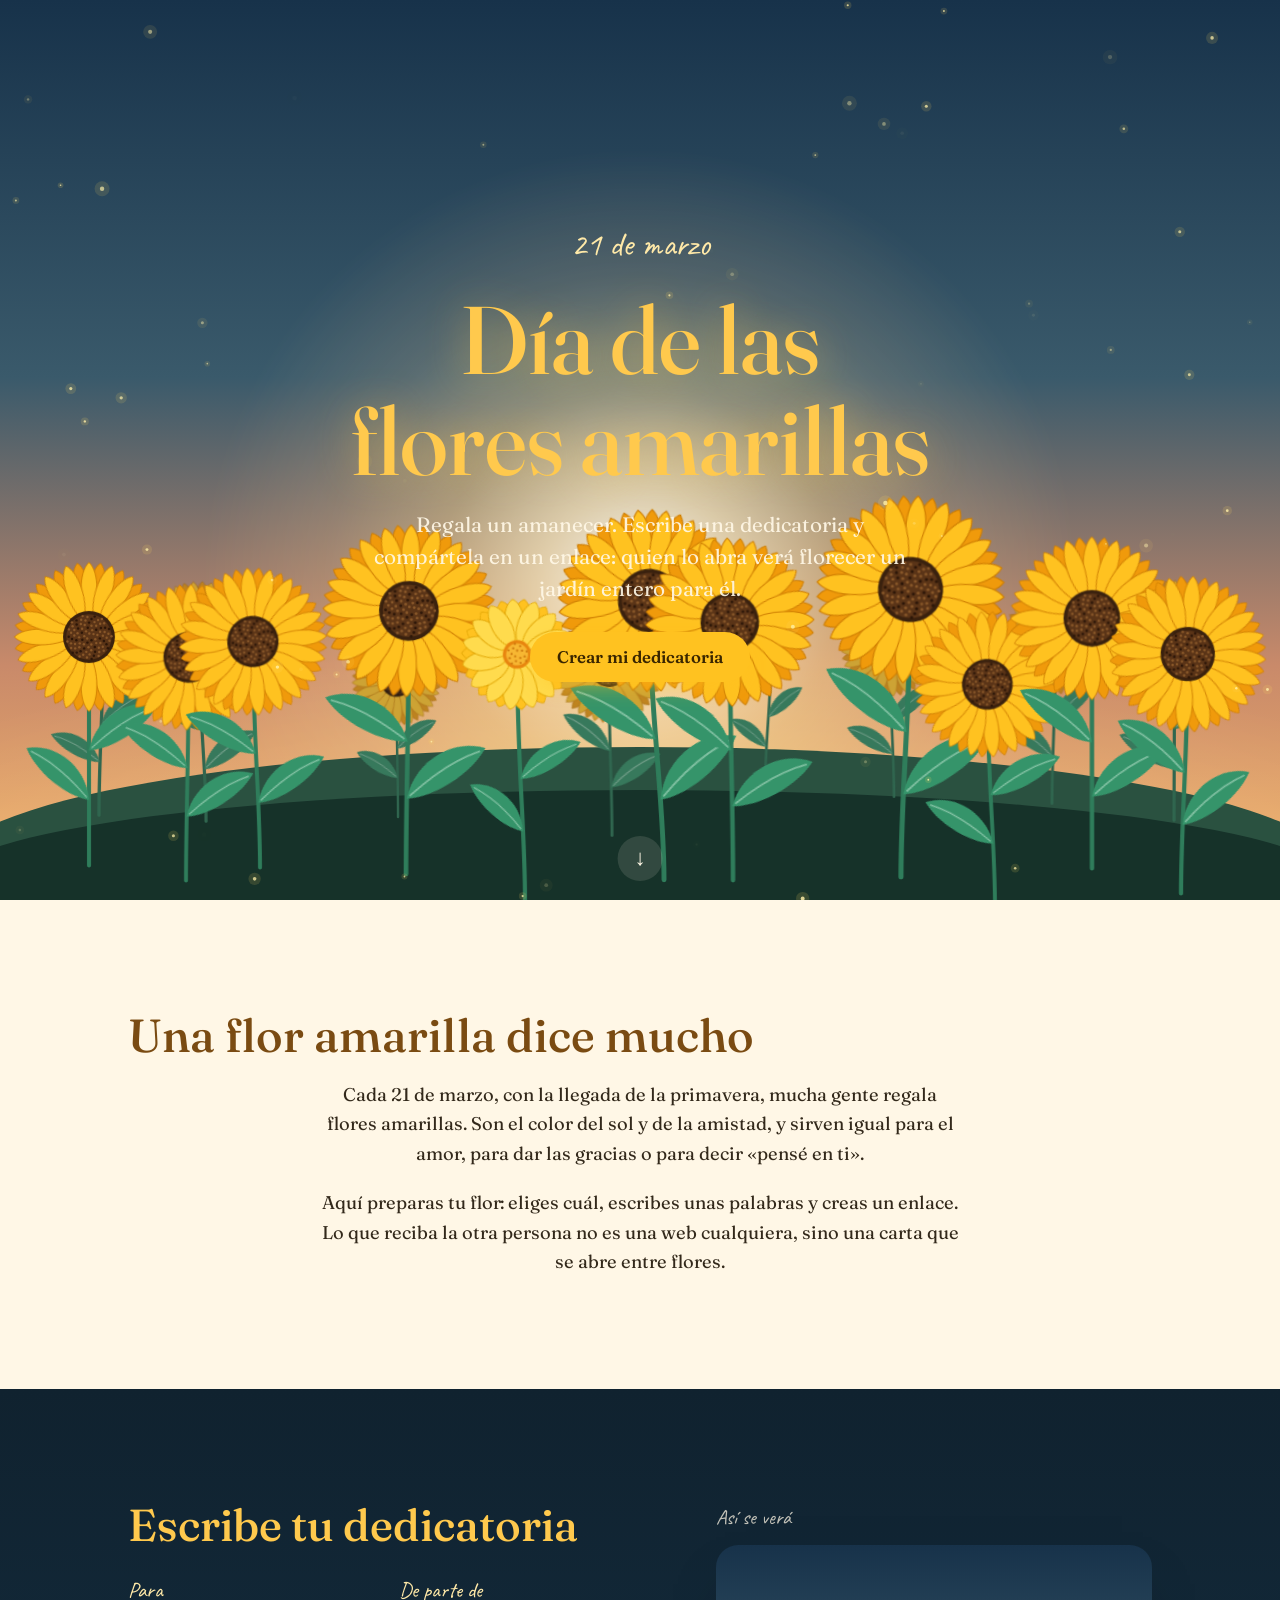
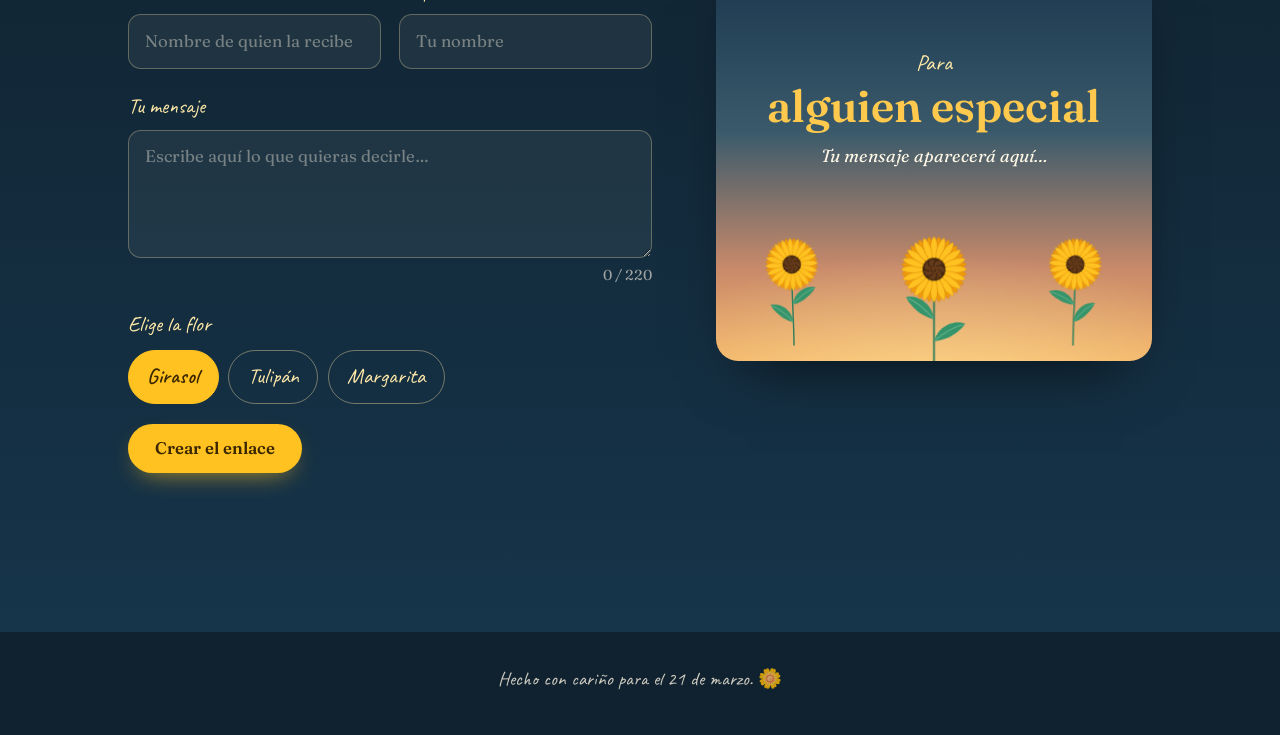
<file: index.html>
<!DOCTYPE html>
<html lang="es">
<head>
  <meta charset="UTF-8">
  <meta name="viewport" content="width=device-width, initial-scale=1, viewport-fit=cover">
  <title>Día de las flores amarillas · 21 de marzo</title>
  <meta name="description" content="Crea una dedicatoria de flores amarillas y regálala con un enlace el 21 de marzo.">
  <meta name="theme-color" content="#12283C">
  <link rel="icon" href="data:image/svg+xml,%3Csvg xmlns='http://www.w3.org/2000/svg' viewBox='0 0 100 100'%3E%3Ctext y='.9em' font-size='90'%3E🌼%3C/text%3E%3C/svg%3E">

  <meta property="og:type" content="website">
  <meta property="og:title" content="Día de las flores amarillas">
  <meta property="og:description" content="Crea una dedicatoria de flores amarillas y regálala con un enlace.">

  <link rel="preconnect" href="https://fonts.googleapis.com">
  <link rel="preconnect" href="https://fonts.gstatic.com" crossorigin>
  <link href="https://fonts.googleapis.com/css2?family=Caveat:wght@500;600;700&family=Fraunces:ital,opsz,wght@0,9..144,400..700;1,9..144,400..600&display=swap" rel="stylesheet">

  <link rel="stylesheet" href="style.css">
  <script src="flores.js" defer></script>
  <script src="index.js" defer></script>
</head>
<body class="pagina-inicio">

  <!-- ===== Portada ===== -->
  <header class="escena escena--inicio">
    <div class="cielo cielo--calido" aria-hidden="true"></div>
    <div class="resplandor" aria-hidden="true"></div>
    <div class="sol" aria-hidden="true"></div>
    <div class="suelo" aria-hidden="true"></div>
    <div class="prado" id="prado-inicio" aria-hidden="true"></div>
    <canvas class="polen" id="polen" aria-hidden="true"></canvas>

    <div class="portada">
      <p class="portada__fecha">21 de marzo</p>
      <h1 class="portada__titulo">Día de las<br>flores amarillas</h1>
      <p class="portada__bajada">Regala un amanecer. Escribe una dedicatoria y compártela en un enlace: quien lo abra verá florecer un jardín entero para él.</p>
      <a class="boton" href="#componer">Crear mi dedicatoria</a>
    </div>
    <a class="bajar" href="#componer" aria-label="Ir a crear la dedicatoria">↓</a>
  </header>

  <main>
    <!-- ===== Qué es este día ===== -->
    <section class="intro" id="intro" aria-labelledby="t-intro">
      <div class="ancho">
        <h2 id="t-intro">Una flor amarilla dice mucho</h2>
        <p>Cada 21 de marzo, con la llegada de la primavera, mucha gente regala flores amarillas. Son el color del sol y de la amistad, y sirven igual para el amor, para dar las gracias o para decir «pensé en ti».</p>
        <p>Aquí preparas tu flor: eliges cuál, escribes unas palabras y creas un enlace. Lo que reciba la otra persona no es una web cualquiera, sino una carta que se abre entre flores.</p>
      </div>
    </section>

    <!-- ===== Componer ===== -->
    <section class="componer" id="componer" aria-labelledby="t-componer">
      <div class="ancho componer__reja">
        <div class="componer__form">
          <h2 id="t-componer">Escribe tu dedicatoria</h2>

          <form id="form" novalidate>
            <div class="fila">
              <p class="campo">
                <label for="para">Para</label>
                <input id="para" name="para" type="text" maxlength="40" autocomplete="off" placeholder="Nombre de quien la recibe">
              </p>
              <p class="campo">
                <label for="de">De parte de</label>
                <input id="de" name="de" type="text" maxlength="40" autocomplete="off" placeholder="Tu nombre">
              </p>
            </div>

            <p class="campo">
              <label for="msg">Tu mensaje</label>
              <textarea id="msg" name="msg" maxlength="220" placeholder="Escribe aquí lo que quieras decirle…"></textarea>
              <span class="contador" id="contador">0 / 220</span>
            </p>

            <fieldset class="campo">
              <legend>Elige la flor</legend>
              <div class="flores-op" id="flores-op">
                <label class="flor-op"><input type="radio" name="flor" value="girasol" checked><span>Girasol</span></label>
                <label class="flor-op"><input type="radio" name="flor" value="tulipan"><span>Tulipán</span></label>
                <label class="flor-op"><input type="radio" name="flor" value="margarita"><span>Margarita</span></label>
              </div>
            </fieldset>

            <button class="boton" type="submit">Crear el enlace</button>
            <p class="estado" id="estado" role="status"></p>
          </form>

          <div class="resultado" id="resultado" hidden>
            <label for="enlace">Tu enlace, listo para regalar</label>
            <input id="enlace" type="text" readonly>
            <div class="resultado__acciones">
              <button class="boton" type="button" id="copiar">Copiar enlace</button>
              <a class="boton boton--suave" id="abrir-regalo" href="#" target="_blank" rel="noopener">Ver el regalo</a>
              <button class="boton boton--suave" type="button" id="compartir" hidden>Compartir</button>
            </div>
          </div>
        </div>

        <!-- Vista previa en vivo -->
        <div class="componer__vista">
          <p class="vista__etiqueta">Así se verá</p>
          <div class="tarjeta" id="tarjeta">
            <div class="tarjeta__prado" id="tarjeta-prado" aria-hidden="true"></div>
            <div class="tarjeta__texto">
              <p class="tarjeta__para" id="pv-para">Para</p>
              <p class="tarjeta__nombre" id="pv-nombre">alguien especial</p>
              <p class="tarjeta__mensaje" id="pv-mensaje">Tu mensaje aparecerá aquí…</p>
              <p class="tarjeta__de" id="pv-de" hidden></p>
            </div>
          </div>
        </div>
      </div>
    </section>
  </main>

  <footer class="pie">
    <p>Hecho con cariño para el 21 de marzo. 🌼</p>
  </footer>

</body>
</html>
</file>
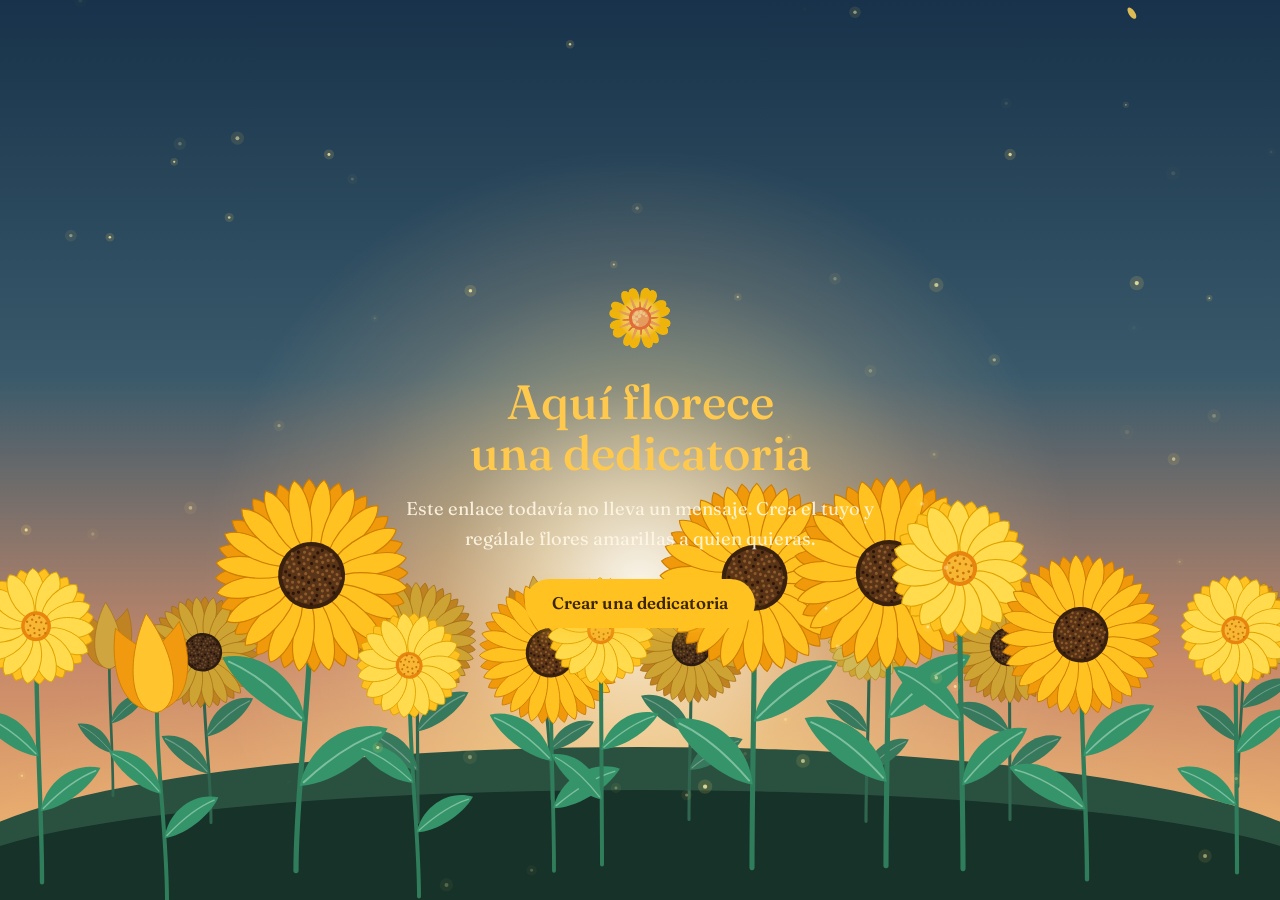
<file: dedicatoria.html>
<!DOCTYPE html>
<html lang="es">
<head>
  <meta charset="UTF-8">
  <meta name="viewport" content="width=device-width, initial-scale=1, viewport-fit=cover">
  <title>Una dedicatoria de flores amarillas</title>
  <meta name="description" content="Un regalo de flores amarillas para el 21 de marzo.">
  <meta name="theme-color" content="#12283C">
  <meta name="robots" content="noindex">
  <link rel="icon" href="data:image/svg+xml,%3Csvg xmlns='http://www.w3.org/2000/svg' viewBox='0 0 100 100'%3E%3Ctext y='.9em' font-size='90'%3E🌼%3C/text%3E%3C/svg%3E">

  <link rel="preconnect" href="https://fonts.googleapis.com">
  <link rel="preconnect" href="https://fonts.gstatic.com" crossorigin>
  <link href="https://fonts.googleapis.com/css2?family=Caveat:wght@500;600;700&family=Fraunces:ital,opsz,wght@0,9..144,400..700;1,9..144,400..600&display=swap" rel="stylesheet">

  <link rel="stylesheet" href="style.css">
  <script src="flores.js" defer></script>
  <script src="dedicatoria.js" defer></script>
</head>
<body class="pagina-dedicatoria">

  <main class="escena" id="escena">
    <!-- Cielo en capas: antes del amanecer + amanecer cálido -->
    <div class="cielo" aria-hidden="true"></div>
    <div class="cielo cielo--calido" aria-hidden="true"></div>
    <div class="estrellas" id="estrellas" aria-hidden="true"></div>
    <div class="resplandor" aria-hidden="true"></div>
    <div class="sol" aria-hidden="true"></div>
    <div class="suelo" aria-hidden="true"></div>

    <!-- Prado (lo siembra flores.js) -->
    <div class="prado" id="prado" aria-hidden="true"></div>
    <canvas class="polen" id="polen" aria-hidden="true"></canvas>

    <!-- 1) El regalo cerrado -->
    <div class="sobre" id="sobre">
      <p class="sobre__linea">Un regalo de flores amarillas para</p>
      <p class="sobre__nombre" id="sobre-nombre"></p>
      <button class="boton boton--abrir" type="button" id="abrir">
        <span class="boton__flor" aria-hidden="true">🌼</span>
        Abrir el regalo
      </button>
      <p class="sobre__pista">21 de marzo · Día de las flores amarillas</p>
    </div>

    <!-- 2) La dedicatoria (aparece al abrir) -->
    <article class="carta" id="carta" hidden>
      <p class="carta__para" id="carta-para">Para</p>
      <h1 class="carta__nombre" id="carta-nombre"></h1>

      <div class="carta__sello" aria-hidden="true">
        <svg viewBox="0 0 120 24" width="120" height="24">
          <line x1="4" y1="12" x2="46" y2="12"></line>
          <path d="M60 4 C 66 8, 66 16, 60 20 C 54 16, 54 8, 60 4Z" class="sello-petalo"></path>
          <path d="M60 4 C 54 8, 54 16, 60 20 C 66 16, 66 8, 60 4Z" class="sello-petalo" transform="rotate(90 60 12)"></path>
          <circle cx="60" cy="12" r="3" class="sello-centro"></circle>
          <line x1="74" y1="12" x2="116" y2="12"></line>
        </svg>
      </div>

      <p class="carta__mensaje" id="carta-mensaje"></p>

      <p class="carta__firma" id="carta-firma" hidden>
        <span class="carta__firma-etiqueta">con cariño,</span>
        <span class="carta__firma-nombre" id="carta-de"></span>
      </p>
    </article>

    <!-- 3) Si el enlace llega vacío -->
    <div class="vacio" id="vacio" hidden>
      <p class="vacio__flor" aria-hidden="true">🌼</p>
      <h1>Aquí florece una dedicatoria</h1>
      <p>Este enlace todavía no lleva un mensaje. Crea el tuyo y regálale flores amarillas a quien quieras.</p>
      <a class="boton" href="index.html">Crear una dedicatoria</a>
    </div>

    <!-- Enlace discreto para crear la propia (aparece al abrir) -->
    <a class="crear-tuya" id="crear-tuya" href="index.html" hidden>Crear tu propia dedicatoria</a>
  </main>

</body>
</html>
</file>
<file: style.css>
/* =====================================================
   Día de las flores amarillas
   Amanecer sobre un prado. Amarillo, oro y verde.
   ===================================================== */
:root {
  /* cielo antes del amanecer */
  --noche-1: #0F2233;
  --noche-2: #1B3A4B;
  --noche-3: #2E4A56;
  /* amanecer cálido */
  --alba-1: #17324A;
  --alba-2: #3A5A6B;
  --alba-3: #C98A6A;
  --alba-4: #F3B267;
  /* luz */
  --oro: #FFC94D;
  --girasol: #FFC220;
  --mantequilla: #FFE9A8;
  --crema: #FFF7E6;
  /* follaje */
  --hoja-oscura: #1C5A46;
  --hoja: #35946A;
  --tallo: #2F7D5B;
  --pradera-1: #2A5140;
  --pradera-2: #163229;

  --serif: 'Fraunces', Georgia, 'Times New Roman', serif;
  --mano: 'Caveat', 'Segoe Script', cursive;
}

*, *::before, *::after { box-sizing: border-box; }
[hidden] { display: none !important; }

@media (prefers-reduced-motion: no-preference) {
  html { scroll-behavior: smooth; }
}

body {
  margin: 0;
  font-family: var(--serif);
  font-optical-sizing: auto;
  font-size: 1.15rem;
  line-height: 1.6;
  color: var(--crema);
  background: var(--noche-1);
  -webkit-font-smoothing: antialiased;
  text-rendering: optimizeLegibility;
}

h1, h2, h3 { font-weight: 500; line-height: 1.05; text-wrap: balance; margin: 0; }

/* ---------- Botones ---------- */
.boton {
  display: inline-flex;
  align-items: center;
  justify-content: center;
  gap: .5rem;
  min-height: 3.1rem;
  padding: .75rem 1.7rem;
  border: 0;
  border-radius: 999px;
  background: var(--girasol);
  color: #3A2600;
  font: 600 1.05rem/1 var(--serif);
  text-decoration: none;
  cursor: pointer;
  transition: transform .18s ease, background-color .18s ease, box-shadow .18s ease;
  box-shadow: 0 10px 26px -12px rgba(255, 194, 32, .8);
}
.boton:hover { background: var(--mantequilla); transform: translateY(-2px); }
.boton:active { transform: translateY(0); }
.boton:focus-visible { outline: 3px solid var(--mantequilla); outline-offset: 3px; }

.boton--suave {
  background: transparent;
  color: var(--mantequilla);
  box-shadow: inset 0 0 0 1.5px rgba(255, 233, 168, .55);
}
.boton--suave:hover { background: rgba(255, 233, 168, .14); }

/* =====================================================
   ESCENA (cielo + amanecer) — común a las dos páginas
   ===================================================== */
.escena {
  position: relative;
  isolation: isolate;
  overflow: hidden;
  min-height: 100svh;
  display: grid;
  place-items: center;
  padding:
    calc(env(safe-area-inset-top, 0px) + 2rem) 1.25rem
    calc(env(safe-area-inset-bottom, 0px) + 2rem);
  text-align: center;
}

/* Cielos superpuestos (se funde el cálido encima del nocturno) */
.cielo {
  position: absolute; inset: 0; z-index: 0;
  background: linear-gradient(180deg, var(--noche-1) 0%, var(--noche-2) 52%, var(--noche-3) 100%);
}
.cielo--calido {
  background: linear-gradient(180deg, var(--alba-1) 0%, var(--alba-2) 42%, var(--alba-3) 74%, var(--alba-4) 100%);
  opacity: 0;
  transition: opacity 2.8s ease;
}

/* Estrellas tenues que se apagan al amanecer */
.estrellas {
  position: absolute; inset: 0; z-index: 0;
  background-image:
    radial-gradient(1.5px 1.5px at 12% 18%, rgba(255,255,255,.8), transparent),
    radial-gradient(1.5px 1.5px at 28% 32%, rgba(255,255,255,.6), transparent),
    radial-gradient(1px 1px at 44% 14%, rgba(255,255,255,.7), transparent),
    radial-gradient(1.5px 1.5px at 63% 26%, rgba(255,255,255,.6), transparent),
    radial-gradient(1px 1px at 78% 12%, rgba(255,255,255,.7), transparent),
    radial-gradient(1.5px 1.5px at 88% 30%, rgba(255,255,255,.6), transparent),
    radial-gradient(1px 1px at 52% 40%, rgba(255,255,255,.5), transparent);
  opacity: .9;
  transition: opacity 2s ease;
}

/* Resplandor cálido del horizonte (mezcla aditiva: nunca ensucia el color) */
.resplandor {
  position: absolute; inset: 0; z-index: 1;
  background: radial-gradient(125% 62% at 50% 112%,
    rgba(255, 198, 96, .70) 0%,
    rgba(255, 168, 84, .28) 38%,
    transparent 66%);
  mix-blend-mode: screen;
  opacity: .3;
  transition: opacity 2.8s ease;
}

/* El sol: un disco de luz difusa que sube. Screen + blur => brillo real */
.sol {
  position: absolute; z-index: 1;
  left: 50%; bottom: -14%;
  width: min(115vmin, 880px);
  aspect-ratio: 1;
  translate: -50% 0;
  border-radius: 50%;
  background: radial-gradient(circle at 50% 50%,
    rgba(255, 250, 235, .95) 0%,
    rgba(255, 224, 150, .72) 16%,
    rgba(255, 199, 77, .40) 32%,
    rgba(255, 176, 74, .16) 50%,
    transparent 70%);
  mix-blend-mode: screen;
  filter: blur(4px);
  opacity: 0;
  transform: translateY(22%) scale(.82);
  transition: opacity 2.6s ease, transform 3.2s cubic-bezier(.2, .7, .2, 1);
}

/* Estado "amanecido": lo activa cada página */
.amanece .cielo--calido { opacity: 1; }
.amanece .resplandor { opacity: 1; }
.amanece .sol { opacity: 1; transform: translateY(0) scale(1); }
.amanece .estrellas { opacity: 0; }

/* Prado y canvas */
.prado { position: absolute; inset: 0; z-index: 2; pointer-events: none; }
.polen { position: absolute; inset: 0; z-index: 3; width: 100%; height: 100%; pointer-events: none; }

/* Suelo: dos lomas suaves para que las flores queden plantadas */
.suelo { position: absolute; left: 0; right: 0; bottom: 0; z-index: 1; height: clamp(96px, 17svh, 190px); pointer-events: none; }
.suelo::before, .suelo::after { content: ''; position: absolute; left: -4%; right: -4%; bottom: 0; }
.suelo::before { height: 100%; background: var(--pradera-1); border-radius: 50% 50% 0 0 / 120px 120px 0 0; }
.suelo::after  { height: 72%; background: var(--pradera-2); border-radius: 50% 50% 0 0 / 90px 90px 0 0; }

/* =====================================================
   FLORES
   ===================================================== */
.flor {
  --h: min(52svh, 460px);
  display: block;
  height: calc(var(--e, 1) * var(--h));
  aspect-ratio: 200 / 420;
}
.prado .flor {
  --h: min(44svh, 400px);
  position: absolute;
  bottom: 0;
  transform: translateX(-50%);
}
.prado .flor.lejos { filter: saturate(.82) brightness(.84); }

.flor svg {
  display: block; width: 100%; height: 100%;
  overflow: visible;
  transform-origin: 50% 100%;
  animation: mecer var(--t, 6s) ease-in-out var(--m, 0s) infinite alternate;
}
@keyframes mecer { from { transform: rotate(-1.5deg); } to { transform: rotate(1.5deg); } }

.flor--girasol   { --p1: #FFC220; --p2: #F09A0B; --borde: #CE7D00; }
.flor--margarita { --p1: #FFDB4D; --p2: #FFC220; --borde: #DFA200; }
.flor--tulipan   { --p1: #FFC42E; --p2: #F19A10; --borde: #CE7D00; }

.tallo { fill: none; stroke: var(--c-tallo, var(--tallo)); stroke-width: 5; stroke-linecap: round; stroke-dasharray: 1; }
.hoja  { fill: var(--c-hoja, var(--hoja)); transform-origin: 0 0; }
.vena  { fill: none; stroke: rgba(235, 255, 240, .4); stroke-width: 1.5; stroke-linecap: round; transform-origin: 0 0; }
.petalo { transform-origin: 0 0; stroke: var(--borde); stroke-width: 1.1; stroke-linejoin: round; }
.petalo--frente { fill: var(--p1); }
.petalo--atras  { fill: var(--p2); }
.cabeza { transform-origin: 0 0; }
.cabeza--tulipan, .cabeza--tulipan .petalo { transform-origin: 0 34px; }
.centro { transform-origin: 0 0; }

/* nacimiento */
.flor.semilla { opacity: 0; }
.flor.brota { opacity: 1; }
.flor.brota .tallo { animation: crecer 1.7s cubic-bezier(.3, .7, .2, 1) var(--d, 0s) both; }
.flor.brota .hoja,
.flor.brota .vena  { animation: abrir .9s cubic-bezier(.2, 1.2, .4, 1) calc(var(--d, 0s) + .6s + var(--k, 0) * .3s) both; }
.flor.brota .cabeza { animation: brotar 1.1s cubic-bezier(.2, 1.35, .4, 1) calc(var(--d, 0s) + 1.2s) both; }
.flor.brota .petalo { animation: abrir 1s cubic-bezier(.2, 1.3, .4, 1) calc(var(--d, 0s) + 1.3s + var(--r, 0s)) both; }
.flor.brota .centro { animation: abrir .8s cubic-bezier(.2, 1.3, .4, 1) calc(var(--d, 0s) + 1.25s) both; }
@keyframes crecer { from { stroke-dashoffset: 1; } to { stroke-dashoffset: 0; } }
@keyframes abrir  { from { transform: scale(0); } }
@keyframes brotar { from { transform: scale(.2) rotate(-28deg); opacity: 0; } }

/* =====================================================
   PORTADA (index)
   ===================================================== */
.escena--inicio { align-content: center; }
.portada {
  position: relative; z-index: 4;
  display: grid; justify-items: center; gap: 1.1rem;
  max-width: 46rem;
  animation: aparecer 1.6s ease-out .5s both;
}
@keyframes aparecer { from { opacity: 0; transform: translateY(14px); filter: blur(6px); } }

.portada__fecha {
  margin: 0; font-family: var(--mano);
  font-size: clamp(1.5rem, 4vw, 2.1rem); color: var(--mantequilla);
}
.portada__titulo {
  font-size: clamp(2.6rem, 9vw, 6rem);
  color: var(--oro);
  text-shadow: 0 2px 40px rgba(255, 201, 77, .45);
}
.portada__bajada {
  margin: 0; max-width: 34rem;
  font-size: clamp(1.05rem, 2.4vw, 1.3rem);
  line-height: 1.55; color: rgba(255, 247, 230, .92);
}
.portada .boton { margin-top: .6rem; }

.bajar {
  position: absolute; z-index: 4;
  bottom: calc(env(safe-area-inset-bottom, 0px) + 1.2rem); left: 50%;
  width: 2.8rem; height: 2.8rem; translate: -50% 0;
  display: grid; place-items: center;
  color: var(--crema); text-decoration: none; font-size: 1.4rem;
  border-radius: 50%; background: rgba(255, 247, 230, .12);
  animation: flotar 2.4s ease-in-out infinite;
}
@keyframes flotar { 50% { transform: translateY(6px); } }

/* =====================================================
   Secciones claras (index)
   ===================================================== */
.ancho { width: min(100%, 64rem); margin-inline: auto; }

.intro {
  background: var(--crema); color: #33291B;
  padding: clamp(4rem, 10vw, 7rem) 1.25rem;
}
.intro h2 { font-size: clamp(1.9rem, 4.6vw, 2.9rem); color: #7A4B12; margin-bottom: 1.2rem; }
.intro p { max-width: 40rem; margin: 0 auto 1.1em; text-align: center; }
.intro p:last-child { margin-bottom: 0; }

/* ===== Componer ===== */
.componer {
  background: linear-gradient(180deg, #10222F 0%, #16344A 100%);
  padding: clamp(4rem, 10vw, 7rem) 1.25rem;
}
.componer__reja {
  display: grid; gap: 3rem;
  grid-template-columns: minmax(0, 1fr);
  align-items: start;
}
.componer h2 { font-size: clamp(1.9rem, 4.6vw, 2.8rem); color: var(--oro); margin-bottom: 1.6rem; }

@media (min-width: 56rem) {
  .componer__reja { grid-template-columns: minmax(0, 6fr) minmax(0, 5fr); gap: 4rem; }
  .componer__vista { position: sticky; top: 2rem; }
}

form { display: grid; gap: 1.25rem; }
.fila { display: grid; gap: 1.1rem; grid-template-columns: repeat(auto-fit, minmax(11rem, 1fr)); }

.campo { display: grid; gap: .4rem; margin: 0; padding: 0; border: 0; min-width: 0; }
.campo label, .campo legend {
  padding: 0; font-family: var(--mano);
  font-size: 1.35rem; color: var(--mantequilla);
}
.campo legend { margin-bottom: .5rem; }

.campo input[type='text'], .campo textarea {
  width: 100%; padding: .85rem 1rem;
  font: 400 1.05rem/1.5 var(--serif); color: var(--crema);
  background: rgba(255, 247, 230, .06);
  border: 1.5px solid rgba(255, 233, 168, .3);
  border-radius: .8rem;
}
.campo textarea { min-height: 8rem; resize: vertical; }
.campo input::placeholder, .campo textarea::placeholder { color: rgba(255, 247, 230, .4); }
.campo input:focus-visible, .campo textarea:focus-visible {
  outline: 3px solid var(--girasol); outline-offset: 2px; border-color: transparent;
}
.contador { justify-self: end; font-size: .9rem; color: rgba(255, 247, 230, .6); }

.flores-op { display: flex; flex-wrap: wrap; gap: .6rem; }
.flor-op { position: relative; }
.flor-op input { position: absolute; inset: 0; opacity: 0; cursor: pointer; }
.flor-op span {
  display: inline-flex; padding: .55rem 1.15rem;
  border: 1.5px solid rgba(255, 233, 168, .4); border-radius: 999px;
  transition: background-color .18s ease, color .18s ease, border-color .18s ease;
}
.flor-op input:checked + span { background: var(--girasol); border-color: var(--girasol); color: #3A2600; font-weight: 600; }
.flor-op input:focus-visible + span { outline: 3px solid var(--mantequilla); outline-offset: 2px; }

form .boton { justify-self: start; }
.estado { min-height: 1.4em; margin: 0; font-family: var(--mano); font-size: 1.2rem; color: var(--mantequilla); }

.resultado {
  display: grid; gap: .7rem; margin-top: 1.6rem; padding: 1.3rem;
  border: 1.5px solid rgba(255, 233, 168, .28); border-radius: 1rem;
  background: rgba(255, 233, 168, .06);
}
.resultado label { font-family: var(--mano); font-size: 1.25rem; color: var(--mantequilla); }
.resultado input {
  width: 100%; padding: .7rem .9rem; font: 400 .95rem/1.4 var(--serif); color: inherit;
  text-overflow: ellipsis; background: rgba(0, 0, 0, .28);
  border: 1px solid rgba(255, 233, 168, .28); border-radius: .6rem;
}
.resultado input:focus-visible { outline: 3px solid var(--girasol); outline-offset: 2px; }
.resultado__acciones { display: flex; flex-wrap: wrap; gap: .6rem; }

/* ===== Vista previa ===== */
.vista__etiqueta { margin: 0 0 .7rem; font-family: var(--mano); font-size: 1.3rem; color: rgba(255, 247, 230, .75); }
.tarjeta {
  position: relative; overflow: hidden;
  min-height: 26rem; padding: 2.2rem 1.6rem 8rem;
  display: flex; flex-direction: column; justify-content: center;
  text-align: center; border-radius: 1.4rem;
  background: linear-gradient(180deg, var(--alba-1) 0%, var(--alba-2) 45%, var(--alba-3) 78%, var(--alba-4) 100%);
  box-shadow: 0 30px 60px -30px rgba(0, 0, 0, .7);
}
.tarjeta::after { /* resplandor cálido dentro de la tarjeta */
  content: ''; position: absolute; inset: 0; z-index: 0; pointer-events: none;
  background: radial-gradient(120% 55% at 50% 108%, rgba(255, 198, 96, .55), transparent 62%);
  mix-blend-mode: screen;
}
.tarjeta__prado { position: absolute; inset: 0; z-index: 1; pointer-events: none; }
.tarjeta__prado .flor { --h: 150px; }
.tarjeta__texto { position: relative; z-index: 2; }
.tarjeta__para { margin: 0; font-family: var(--mano); font-size: 1.4rem; color: var(--mantequilla); }
.tarjeta__nombre {
  margin: .1rem 0 .8rem; font-family: var(--serif); font-weight: 600;
  font-size: clamp(2rem, 7vw, 2.8rem); line-height: 1.05; color: var(--oro);
  word-break: break-word;
}
.tarjeta__mensaje { margin: 0 auto; max-width: 24rem; font-style: italic; font-size: 1.1rem; line-height: 1.55; text-wrap: pretty; }
.tarjeta__de { margin: 1rem 0 0; font-family: var(--mano); font-size: 1.3rem; color: var(--mantequilla); }

/* =====================================================
   PÁGINA DE DEDICATORIA
   ===================================================== */
.pagina-dedicatoria { background: var(--noche-1); }
.pagina-dedicatoria .escena { cursor: default; }

/* --- El regalo cerrado --- */
.sobre {
  position: relative; z-index: 5;
  display: grid; justify-items: center; gap: 1.2rem;
  max-width: 34rem;
  animation: aparecer 1.4s ease-out .3s both;
  transition: opacity .8s ease, transform .8s ease;
}
.sobre.se-va { opacity: 0; transform: translateY(-16px) scale(.98); pointer-events: none; }
.sobre__linea { margin: 0; font-size: 1.15rem; color: rgba(255, 247, 230, .85); }
.sobre__nombre {
  margin: 0; font-family: var(--serif); font-weight: 600;
  font-size: clamp(2.4rem, 10vw, 4.4rem); color: var(--oro);
  text-shadow: 0 2px 34px rgba(255, 201, 77, .4); word-break: break-word;
}
.boton--abrir { margin-top: .4rem; font-size: 1.15rem; padding: .9rem 2rem; }
.boton__flor { font-size: 1.2rem; }
.sobre__pista { margin: .4rem 0 0; font-family: var(--mano); font-size: 1.2rem; color: rgba(255, 247, 230, .7); }

/* --- La carta --- */
.carta {
  position: relative; z-index: 5;
  display: grid; justify-items: center; gap: .2rem;
  max-width: 40rem; padding: 0 .5rem; margin-bottom: 9svh;
}
.carta::before {
  content: ''; position: absolute; z-index: -1; inset: -6% -10% -4%;
  background: radial-gradient(58% 52% at 50% 46%, rgba(9, 22, 32, .5), rgba(9, 22, 32, .22) 55%, transparent 80%);
  filter: blur(8px);
}
.carta__para { margin: 0; font-family: var(--mano); font-size: clamp(1.5rem, 5vw, 2rem); color: var(--mantequilla); }
.carta__nombre {
  margin: 0 0 .3rem; font-family: var(--serif); font-weight: 600;
  font-size: clamp(3rem, 13vw, 6.5rem); line-height: 1; color: var(--oro);
  text-shadow: 0 2px 44px rgba(255, 201, 77, .45); word-break: break-word;
}
.carta__sello { margin: .6rem 0 1.1rem; color: var(--mantequilla); opacity: .85; }
.carta__sello line { stroke: currentColor; stroke-width: 1.4; }
.carta__sello .sello-petalo { fill: var(--girasol); }
.carta__sello .sello-centro { fill: #6B3E12; }
.carta__mensaje {
  margin: 0; max-width: 32rem;
  font-style: italic; font-size: clamp(1.3rem, 3.6vw, 1.9rem);
  line-height: 1.65; color: var(--crema); text-wrap: pretty;
}
.carta__mensaje::before { content: '“'; }
.carta__mensaje::after  { content: '”'; }
.carta__firma { margin: 1.6rem 0 0; display: grid; gap: .1rem; }
.carta__firma-etiqueta { font-size: 1rem; color: rgba(255, 247, 230, .8); }
.carta__firma-nombre { font-family: var(--mano); font-size: clamp(2rem, 7vw, 3rem); color: var(--mantequilla); }

/* Entrada escalonada de la carta */
.carta > * { opacity: 0; }
.carta.entra > * { animation: subir .9s cubic-bezier(.2, .8, .3, 1) both; }
.carta.entra .carta__para    { animation-delay: .15s; }
.carta.entra .carta__nombre  { animation-delay: .35s; }
.carta.entra .carta__sello   { animation-delay: .7s; }
.carta.entra .carta__mensaje { animation-delay: .9s; }
.carta.entra .carta__firma   { animation-delay: 1.3s; }
@keyframes subir {
  from { opacity: 0; transform: translateY(16px); filter: blur(4px); }
  to   { opacity: 1; transform: none; filter: none; }
}

/* --- Estado vacío --- */
.vacio { position: relative; z-index: 5; display: grid; justify-items: center; gap: 1rem; max-width: 32rem; }
.vacio__flor { margin: 0; font-size: 3.5rem; }
.vacio h1 { font-size: clamp(1.9rem, 6vw, 3rem); color: var(--oro); }
.vacio p { margin: 0; color: rgba(255, 247, 230, .9); }
.vacio .boton { margin-top: .6rem; }

/* --- Enlace discreto para crear la propia --- */
.crear-tuya {
  position: absolute; z-index: 5; left: 50%; translate: -50% 0;
  bottom: calc(env(safe-area-inset-bottom, 0px) + 1rem);
  font-size: .95rem; color: rgba(255, 247, 230, .7); text-decoration: none;
  border-bottom: 1px solid rgba(255, 247, 230, .3); padding-bottom: 1px;
  opacity: 0; transition: opacity 1s ease 1.6s;
}
.crear-tuya.visible { opacity: 1; }
.crear-tuya:hover { color: var(--crema); }

/* =====================================================
   Pie
   ===================================================== */
.pie {
  padding: 2rem 1.25rem calc(env(safe-area-inset-bottom, 0px) + 2.5rem);
  text-align: center; font-family: var(--mano); font-size: 1.2rem;
  color: rgba(255, 247, 230, .8);
  background: #10222F;
}
.pie p { margin: 0; }

/* =====================================================
   Menos movimiento: todo llega ya florecido
   ===================================================== */
@media (prefers-reduced-motion: reduce) {
  *, *::before, *::after { animation: none !important; transition: none !important; }
  .sol, .resplandor, .cielo--calido { opacity: 1; }
  .sol { transform: translateY(0) scale(1); }
  .estrellas { opacity: 0; }
  .carta > * { opacity: 1; }
}
</file>
